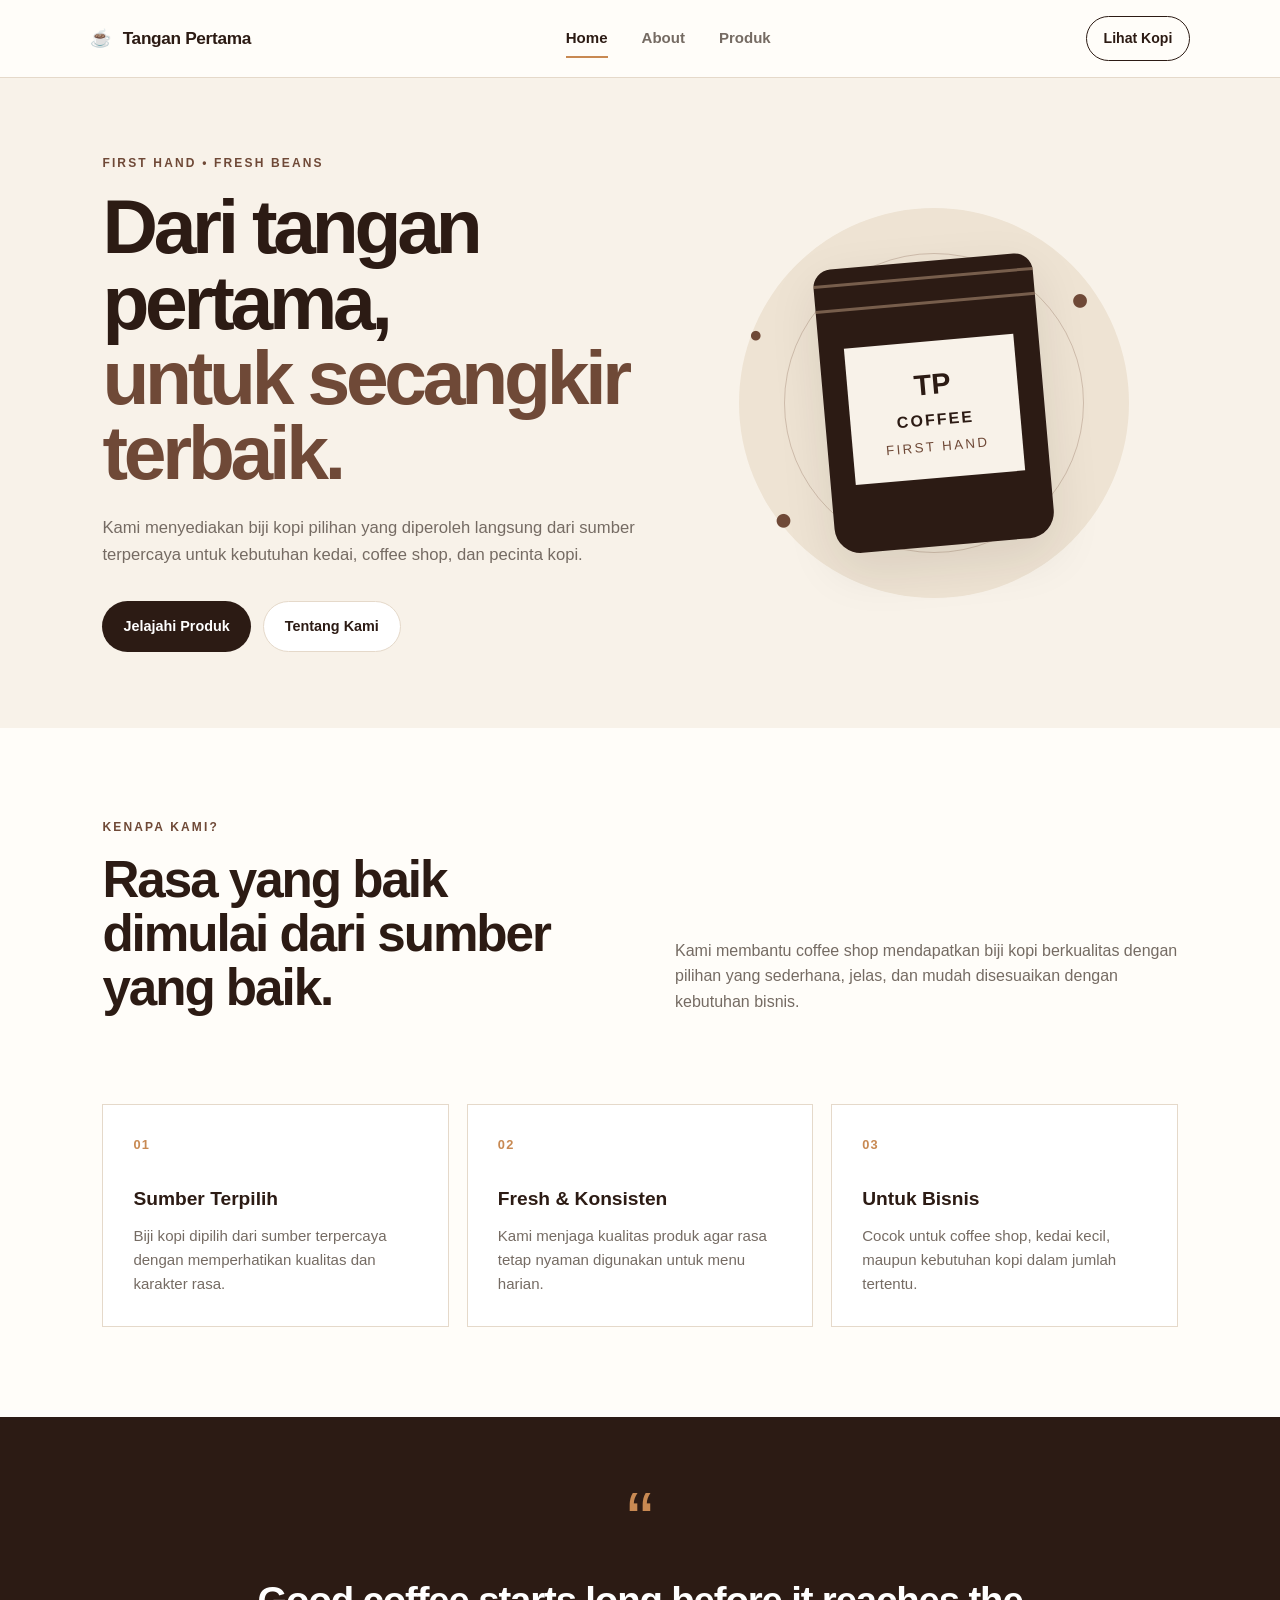
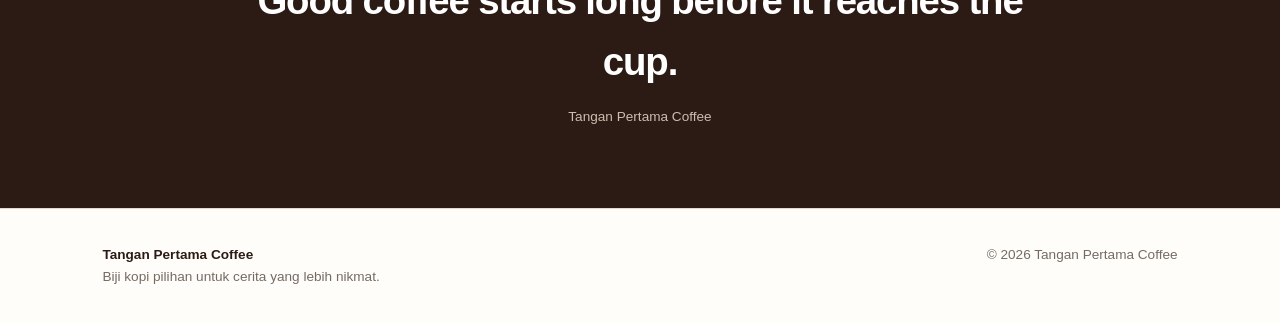
<file: Tangan_Pertama_Coffee_Website/index.html>
<!DOCTYPE html>
<html lang="id">
<head>
  <meta charset="UTF-8">
  <meta name="viewport" content="width=device-width, initial-scale=1.0">
  <title>Tangan Pertama Coffee</title>
  <meta name="description" content="Tangan Pertama Coffee - biji kopi pilihan dari sumber terbaik untuk kedai dan pecinta kopi.">
  <link rel="stylesheet" href="style.css">
</head>
<body>
  <header class="navbar">
    <a class="brand" href="index.html"><span>☕</span> Tangan Pertama</a>
    <nav>
      <a class="active" href="index.html">Home</a>
      <a href="about.html">About</a>
      <a href="products.html">Produk</a>
    </nav>
    <a class="nav-cta" href="products.html">Lihat Kopi</a>
  </header>

  <main>
    <section class="hero">
      <div class="hero-copy">
        <p class="eyebrow">FIRST HAND • FRESH BEANS</p>
        <h1>Dari tangan pertama,<br><em>untuk secangkir terbaik.</em></h1>
        <p class="hero-text">Kami menyediakan biji kopi pilihan yang diperoleh langsung dari sumber terpercaya untuk kebutuhan kedai, coffee shop, dan pecinta kopi.</p>
        <div class="hero-actions">
          <a class="btn primary" href="products.html">Jelajahi Produk</a>
          <a class="btn secondary" href="about.html">Tentang Kami</a>
        </div>
      </div>

      <div class="hero-art" aria-label="Ilustrasi kopi">
        <div class="circle circle-one"></div>
        <div class="circle circle-two"></div>
        <div class="coffee-bag">
          <div class="bag-label">
            <span>TP</span>
            <strong>COFFEE</strong>
            <small>FIRST HAND</small>
          </div>
        </div>
        <div class="bean bean-a">●</div>
        <div class="bean bean-b">●</div>
        <div class="bean bean-c">●</div>
      </div>
    </section>

    <section class="section intro">
      <div>
        <p class="eyebrow">KENAPA KAMI?</p>
        <h2>Rasa yang baik dimulai dari sumber yang baik.</h2>
      </div>
      <p>Kami membantu coffee shop mendapatkan biji kopi berkualitas dengan pilihan yang sederhana, jelas, dan mudah disesuaikan dengan kebutuhan bisnis.</p>
    </section>

    <section class="feature-grid">
      <article class="feature-card">
        <div class="icon">01</div>
        <h3>Sumber Terpilih</h3>
        <p>Biji kopi dipilih dari sumber terpercaya dengan memperhatikan kualitas dan karakter rasa.</p>
      </article>
      <article class="feature-card">
        <div class="icon">02</div>
        <h3>Fresh & Konsisten</h3>
        <p>Kami menjaga kualitas produk agar rasa tetap nyaman digunakan untuk menu harian.</p>
      </article>
      <article class="feature-card">
        <div class="icon">03</div>
        <h3>Untuk Bisnis</h3>
        <p>Cocok untuk coffee shop, kedai kecil, maupun kebutuhan kopi dalam jumlah tertentu.</p>
      </article>
    </section>

    <section class="quote-section">
      <div class="quote-mark">“</div>
      <p>Good coffee starts long before it reaches the cup.</p>
      <span>Tangan Pertama Coffee</span>
    </section>
  </main>

  <footer>
    <div>
      <strong>Tangan Pertama Coffee</strong>
      <p>Biji kopi pilihan untuk cerita yang lebih nikmat.</p>
    </div>
    <p>© <span id="year"></span> Tangan Pertama Coffee</p>
  </footer>
  <script src="script.js"></script>
</body>
</html>
</file>
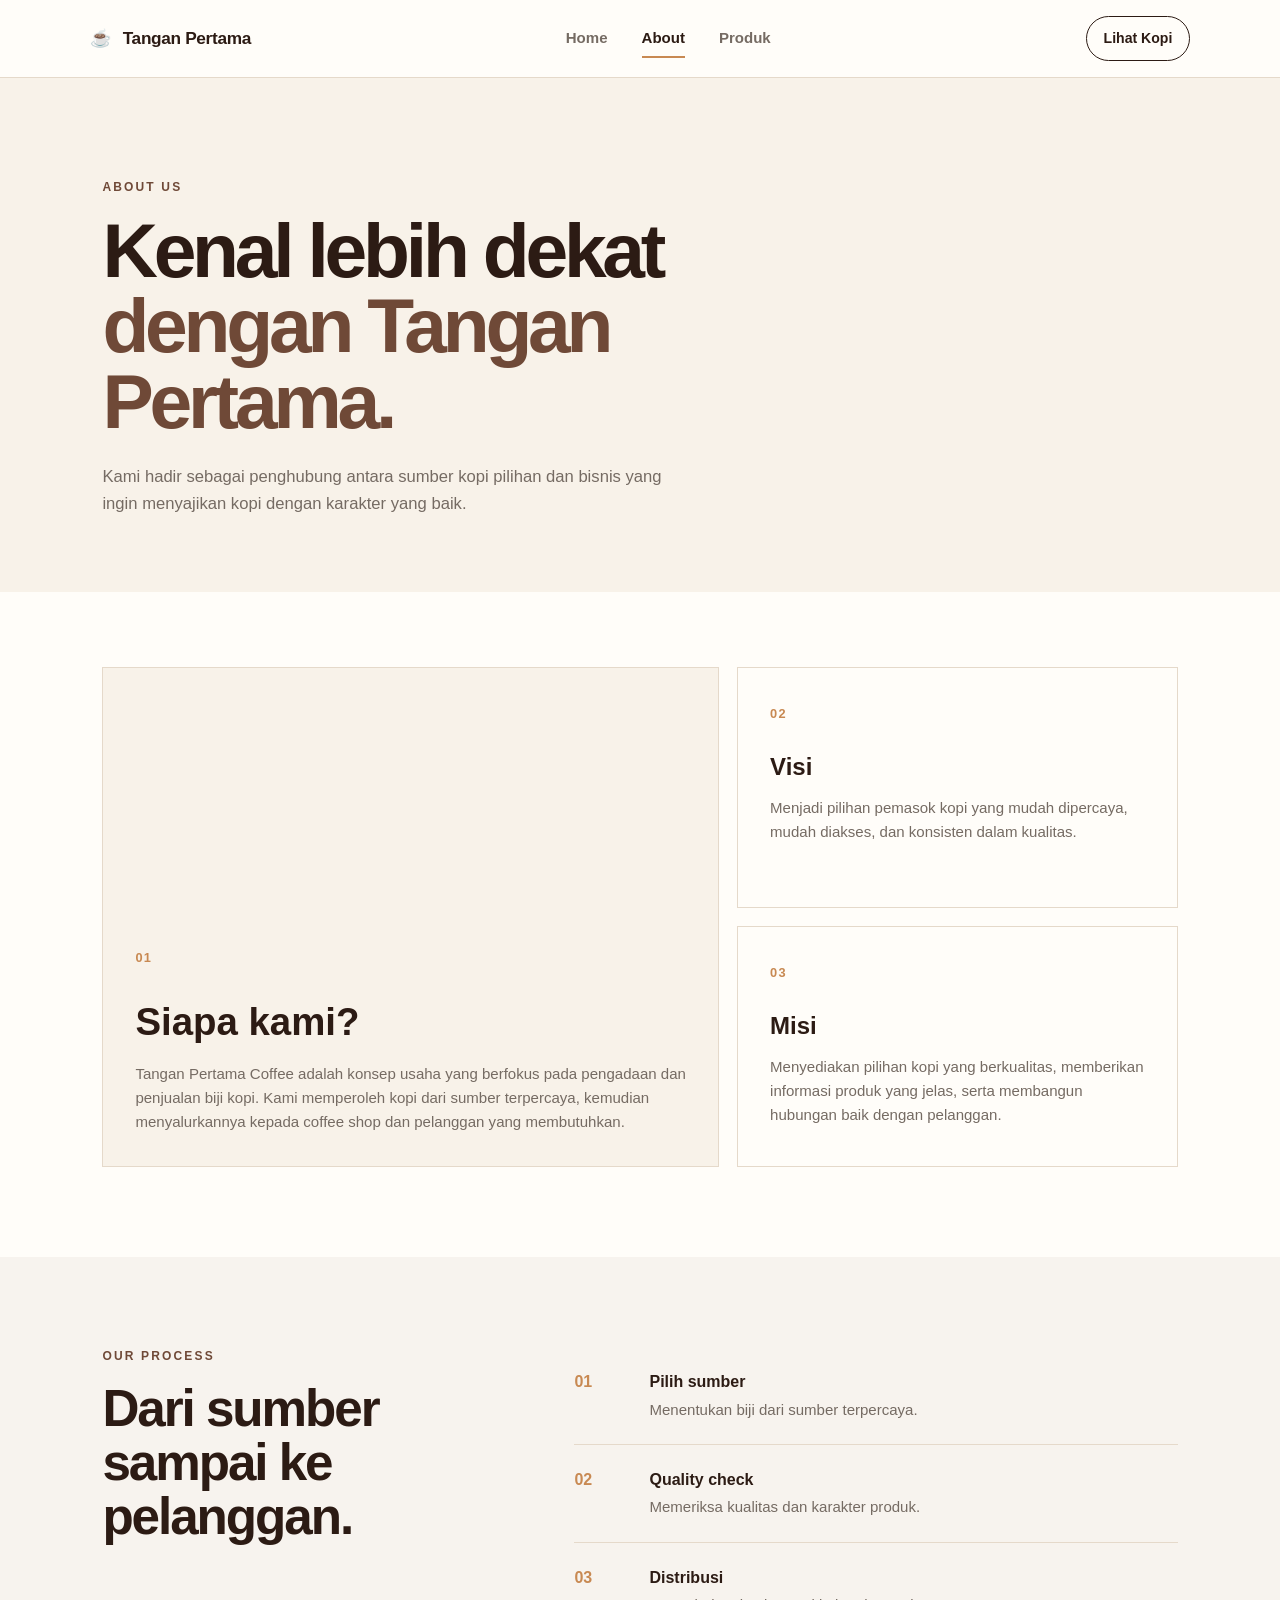
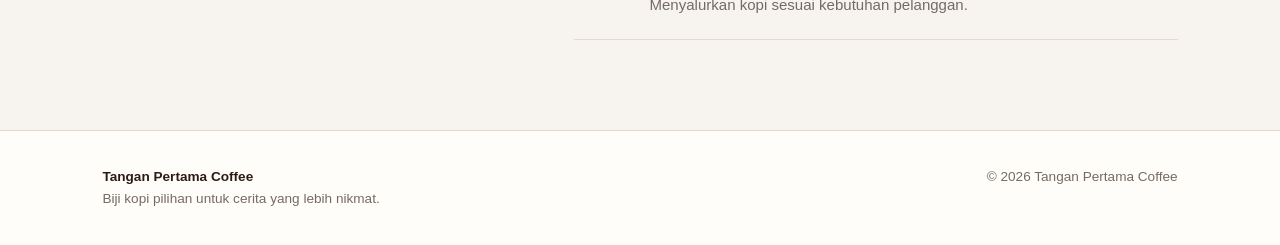
<file: Tangan_Pertama_Coffee_Website/about.html>
<!DOCTYPE html>
<html lang="id">
<head>
  <meta charset="UTF-8">
  <meta name="viewport" content="width=device-width, initial-scale=1.0">
  <title>About - Tangan Pertama Coffee</title>
  <link rel="stylesheet" href="style.css">
</head>
<body>
  <header class="navbar">
    <a class="brand" href="index.html"><span>☕</span> Tangan Pertama</a>
    <nav>
      <a href="index.html">Home</a>
      <a class="active" href="about.html">About</a>
      <a href="products.html">Produk</a>
    </nav>
    <a class="nav-cta" href="products.html">Lihat Kopi</a>
  </header>

  <main>
    <section class="page-hero">
      <p class="eyebrow">ABOUT US</p>
      <h1>Kenal lebih dekat<br><em>dengan Tangan Pertama.</em></h1>
      <p>Kami hadir sebagai penghubung antara sumber kopi pilihan dan bisnis yang ingin menyajikan kopi dengan karakter yang baik.</p>
    </section>

    <section class="about-grid section">
      <div class="about-card big-card">
        <span class="card-number">01</span>
        <h2>Siapa kami?</h2>
        <p>Tangan Pertama Coffee adalah konsep usaha yang berfokus pada pengadaan dan penjualan biji kopi. Kami memperoleh kopi dari sumber terpercaya, kemudian menyalurkannya kepada coffee shop dan pelanggan yang membutuhkan.</p>
      </div>
      <div class="about-card">
        <span class="card-number">02</span>
        <h2>Visi</h2>
        <p>Menjadi pilihan pemasok kopi yang mudah dipercaya, mudah diakses, dan konsisten dalam kualitas.</p>
      </div>
      <div class="about-card">
        <span class="card-number">03</span>
        <h2>Misi</h2>
        <p>Menyediakan pilihan kopi yang berkualitas, memberikan informasi produk yang jelas, serta membangun hubungan baik dengan pelanggan.</p>
      </div>
    </section>

    <section class="process section">
      <div>
        <p class="eyebrow">OUR PROCESS</p>
        <h2>Dari sumber sampai ke pelanggan.</h2>
      </div>
      <div class="process-list">
        <div><b>01</b><span>Pilih sumber</span><small>Menentukan biji dari sumber terpercaya.</small></div>
        <div><b>02</b><span>Quality check</span><small>Memeriksa kualitas dan karakter produk.</small></div>
        <div><b>03</b><span>Distribusi</span><small>Menyalurkan kopi sesuai kebutuhan pelanggan.</small></div>
      </div>
    </section>
  </main>

  <footer>
    <div>
      <strong>Tangan Pertama Coffee</strong>
      <p>Biji kopi pilihan untuk cerita yang lebih nikmat.</p>
    </div>
    <p>© <span id="year"></span> Tangan Pertama Coffee</p>
  </footer>
  <script src="script.js"></script>
</body>
</html>
</file>
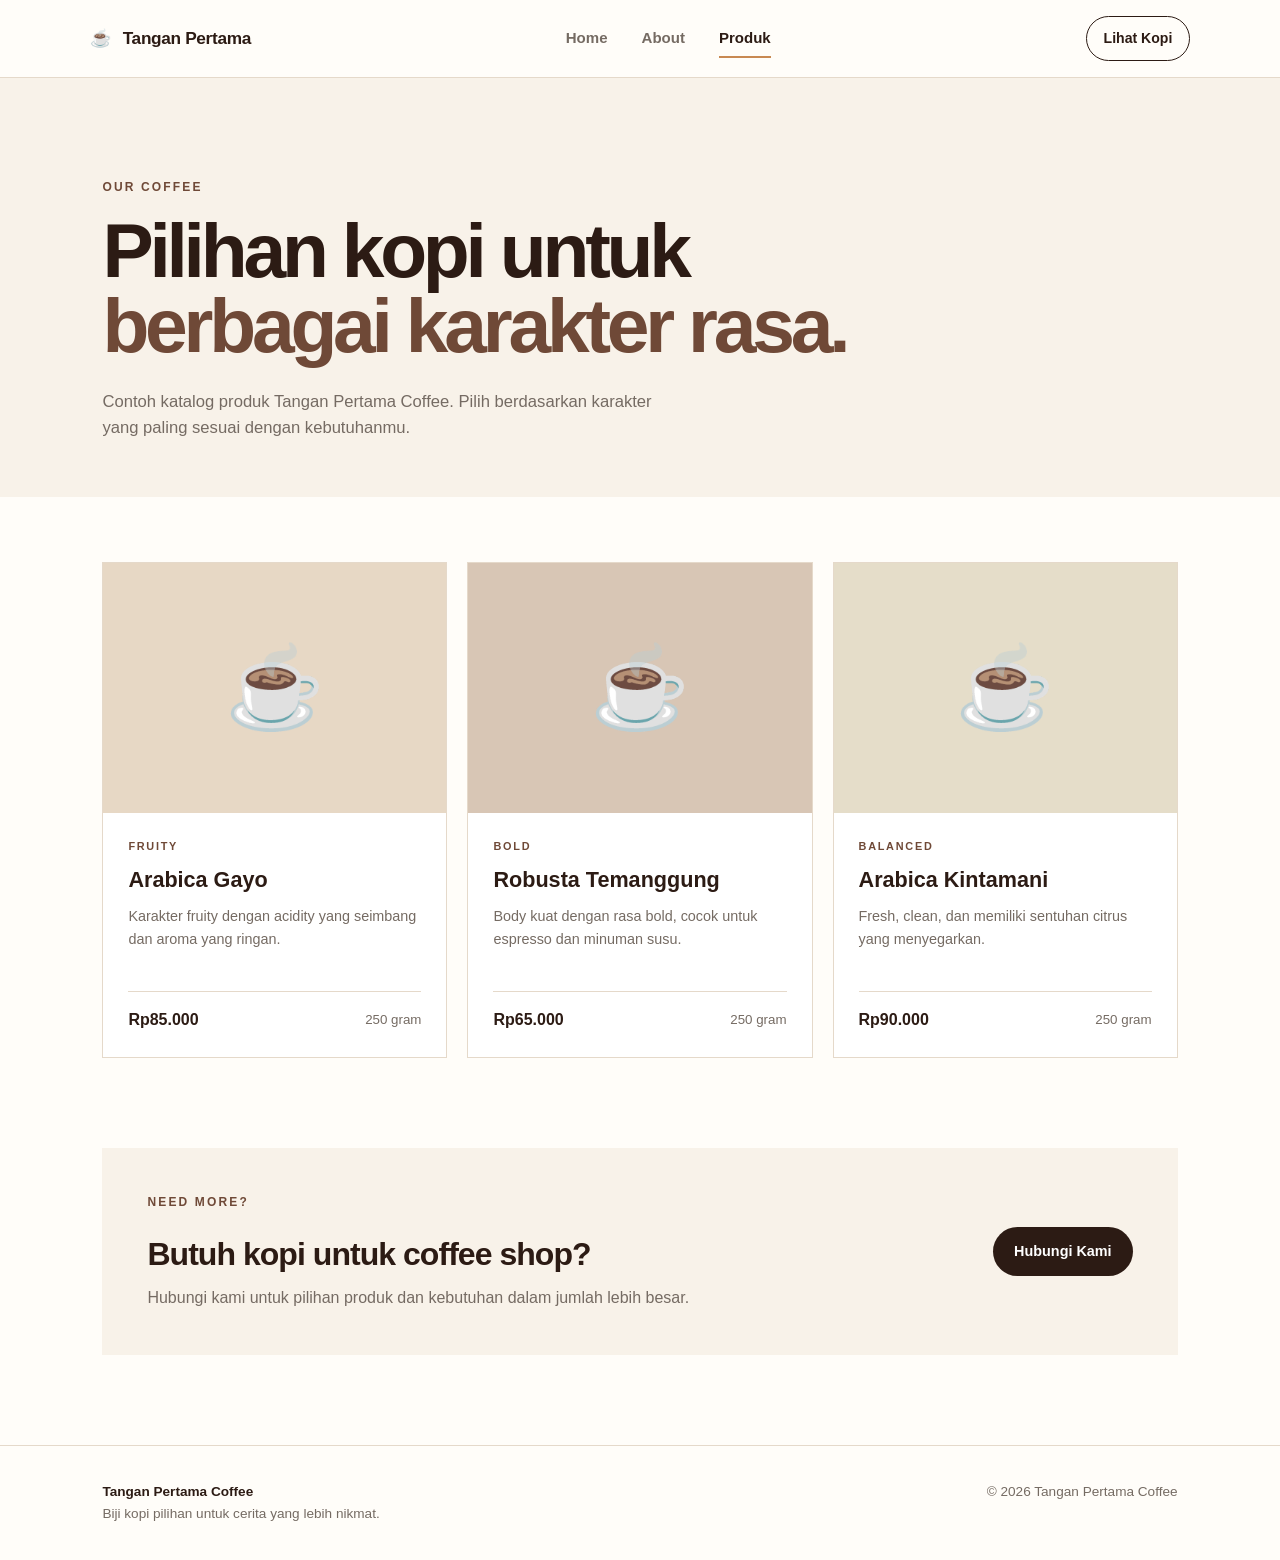
<file: Tangan_Pertama_Coffee_Website/products.html>
<!DOCTYPE html>
<html lang="id">
<head>
  <meta charset="UTF-8">
  <meta name="viewport" content="width=device-width, initial-scale=1.0">
  <title>Produk - Tangan Pertama Coffee</title>
  <link rel="stylesheet" href="style.css">
</head>
<body>
  <header class="navbar">
    <a class="brand" href="index.html"><span>☕</span> Tangan Pertama</a>
    <nav>
      <a href="index.html">Home</a>
      <a href="about.html">About</a>
      <a class="active" href="products.html">Produk</a>
    </nav>
    <a class="nav-cta" href="#produk">Lihat Kopi</a>
  </header>

  <main>
    <section class="page-hero product-heading">
      <p class="eyebrow">OUR COFFEE</p>
      <h1>Pilihan kopi untuk<br><em>berbagai karakter rasa.</em></h1>
      <p>Contoh katalog produk Tangan Pertama Coffee. Pilih berdasarkan karakter yang paling sesuai dengan kebutuhanmu.</p>
    </section>

    <section class="products section" id="produk">
      <article class="product-card">
        <div class="product-visual arabica"><span>☕</span></div>
        <div class="product-info">
          <div class="tag">FRUITY</div>
          <h2>Arabica Gayo</h2>
          <p>Karakter fruity dengan acidity yang seimbang dan aroma yang ringan.</p>
          <div class="product-bottom"><strong>Rp85.000</strong><small>250 gram</small></div>
        </div>
      </article>

      <article class="product-card">
        <div class="product-visual robusta"><span>☕</span></div>
        <div class="product-info">
          <div class="tag">BOLD</div>
          <h2>Robusta Temanggung</h2>
          <p>Body kuat dengan rasa bold, cocok untuk espresso dan minuman susu.</p>
          <div class="product-bottom"><strong>Rp65.000</strong><small>250 gram</small></div>
        </div>
      </article>

      <article class="product-card">
        <div class="product-visual bali"><span>☕</span></div>
        <div class="product-info">
          <div class="tag">BALANCED</div>
          <h2>Arabica Kintamani</h2>
          <p>Fresh, clean, dan memiliki sentuhan citrus yang menyegarkan.</p>
          <div class="product-bottom"><strong>Rp90.000</strong><small>250 gram</small></div>
        </div>
      </article>
    </section>

    <section class="order-banner">
      <div>
        <p class="eyebrow">NEED MORE?</p>
        <h2>Butuh kopi untuk coffee shop?</h2>
        <p>Hubungi kami untuk pilihan produk dan kebutuhan dalam jumlah lebih besar.</p>
      </div>
      <a class="btn primary" href="mailto:halo@tanganpertamakopi.example">Hubungi Kami</a>
    </section>
  </main>

  <footer>
    <div>
      <strong>Tangan Pertama Coffee</strong>
      <p>Biji kopi pilihan untuk cerita yang lebih nikmat.</p>
    </div>
    <p>© <span id="year"></span> Tangan Pertama Coffee</p>
  </footer>
  <script src="script.js"></script>
</body>
</html>
</file>
<file: Tangan_Pertama_Coffee_Website/style.css>
:root {
  --espresso: #2c1b14;
  --brown: #6f4937;
  --cream: #f8f2e9;
  --cream-2: #eee3d3;
  --paper: #fffdf9;
  --accent: #c88952;
  --muted: #756b63;
  --line: #e5d9ca;
  --shadow: 0 18px 50px rgba(44, 27, 20, .10);
}
* { box-sizing: border-box; margin: 0; padding: 0; }
html { scroll-behavior: smooth; }
body {
  font-family: "Segoe UI", Arial, sans-serif;
  color: var(--espresso);
  background: var(--paper);
  line-height: 1.6;
}
a { color: inherit; text-decoration: none; }
.navbar {
  height: 78px; padding: 0 7%; display: flex; align-items: center;
  justify-content: space-between; border-bottom: 1px solid var(--line);
  background: rgba(255,253,249,.94); position: sticky; top: 0; z-index: 10;
  backdrop-filter: blur(10px);
}
.brand { font-weight: 800; font-size: 1.08rem; letter-spacing: -.02em; }
.brand span { margin-right: 7px; }
nav { display: flex; gap: 34px; }
nav a { color: var(--muted); font-size: .94rem; font-weight: 600; position: relative; padding: 7px 0; }
nav a:hover, nav a.active { color: var(--espresso); }
nav a.active::after { content:""; position:absolute; height:2px; background:var(--accent); left:0; right:0; bottom:0; }
.nav-cta { border: 1px solid var(--espresso); padding: 10px 17px; border-radius: 999px; font-size: .88rem; font-weight: 700; }
.hero {
  min-height: 650px; padding: 75px 8%; display: grid; grid-template-columns: 1.05fr .95fr;
  gap: 50px; align-items: center; background: var(--cream);
}
.eyebrow { font-size: .75rem; font-weight: 800; letter-spacing: .18em; color: var(--brown); margin-bottom: 16px; }
h1 { font-size: clamp(2.7rem, 6vw, 5.2rem); line-height: .98; letter-spacing: -.055em; }
h1 em, h2 em { color: var(--brown); font-style: normal; }
.hero-text, .page-hero > p:last-child { max-width: 570px; color: var(--muted); margin-top: 25px; font-size: 1.04rem; }
.hero-actions { display:flex; gap: 12px; margin-top: 32px; flex-wrap: wrap; }
.btn { display:inline-flex; align-items:center; justify-content:center; border-radius:999px; padding:13px 21px; font-weight:800; font-size:.9rem; transition:.2s ease; }
.btn:hover { transform: translateY(-2px); }
.primary { background:var(--espresso); color:white; }
.secondary { border:1px solid var(--line); background:white; }
.hero-art { min-height: 430px; position:relative; display:grid; place-items:center; overflow:hidden; }
.circle { position:absolute; border-radius:50%; }
.circle-one { width:390px; height:390px; background:var(--cream-2); }
.circle-two { width:300px; height:300px; border:1px solid rgba(111,73,55,.25); }
.coffee-bag { width:220px; height:285px; background:var(--espresso); border-radius:18px 18px 26px 26px; transform:rotate(-5deg); position:relative; z-index:2; box-shadow:var(--shadow); }
.coffee-bag::before { content:""; position:absolute; top:15px; left:0; right:0; height:22px; border-top:3px solid #aa8b72; border-bottom:3px solid #aa8b72; opacity:.6; }
.bag-label { position:absolute; top:80px; left:25px; right:25px; background:var(--cream); padding:20px 12px; text-align:center; }
.bag-label span { display:block; font-weight:900; font-size:1.8rem; }
.bag-label strong { display:block; font-size:1rem; letter-spacing:.13em; }
.bag-label small { color:var(--brown); letter-spacing:.18em; }
.bean { position:absolute; color:var(--brown); font-size:2rem; z-index:3; }
.bean-a { top:20%; right:18%; transform:rotate(25deg); }
.bean-b { bottom:17%; left:17%; transform:rotate(-35deg); }
.bean-c { top:30%; left:12%; font-size:1.4rem; }
.section { padding: 90px 8%; }
.intro { display:grid; grid-template-columns:1fr 1fr; gap:70px; align-items:end; }
.intro h2, .process h2 { font-size:clamp(2rem,4vw,3.3rem); line-height:1.05; letter-spacing:-.04em; }
.intro > p { color:var(--muted); max-width:510px; }
.feature-grid { padding:0 8% 90px; display:grid; grid-template-columns:repeat(3,1fr); gap:18px; }
.feature-card { border:1px solid var(--line); padding:30px; min-height:220px; background:#fff; }
.icon, .card-number { color:var(--accent); font-weight:900; letter-spacing:.1em; font-size:.8rem; }
.feature-card h3 { margin:28px 0 9px; font-size:1.2rem; }
.feature-card p, .about-card p, .process-list small { color:var(--muted); font-size:.94rem; }
.quote-section { padding:80px 8%; background:var(--espresso); color:white; text-align:center; }
.quote-mark { font-size:5rem; line-height:.6; color:var(--accent); }
.quote-section p { font-size:clamp(1.6rem,3vw,2.6rem); font-weight:700; max-width:800px; margin:25px auto 10px; letter-spacing:-.03em; }
.quote-section span { color:#cdbdb0; font-size:.85rem; }
.page-hero { padding:100px 8% 75px; background:var(--cream); }
.page-hero h1 { max-width:800px; }
.about-grid { display:grid; grid-template-columns:1.4fr 1fr; gap:18px; padding-top:75px; }
.about-card { border:1px solid var(--line); padding:32px; min-height:240px; }
.big-card { grid-row:span 2; display:flex; flex-direction:column; justify-content:flex-end; background:var(--cream); min-height:500px; }
.about-card h2 { margin:22px 0 10px; font-size:1.5rem; }
.big-card h2 { font-size:2.4rem; }
.process { display:grid; grid-template-columns:.8fr 1.2fr; gap:70px; background:#f7f3ee; }
.process-list > div { display:grid; grid-template-columns:60px 1fr; column-gap:15px; padding:22px 0; border-bottom:1px solid var(--line); }
.process-list b { color:var(--accent); grid-row:span 2; }
.process-list span { font-weight:800; }
.process-list small { margin-top:3px; }
.product-heading { padding-bottom:55px; }
.products { display:grid; grid-template-columns:repeat(3,1fr); gap:20px; padding-top:65px; }
.product-card { border:1px solid var(--line); background:#fff; overflow:hidden; }
.product-visual { height:250px; display:grid; place-items:center; font-size:5rem; }
.product-visual.arabica { background:#e7d8c5; }
.product-visual.robusta { background:#d8c6b5; }
.product-visual.bali { background:#e5ddc9; }
.product-info { padding:25px; }
.tag { font-size:.68rem; letter-spacing:.16em; font-weight:900; color:var(--brown); }
.product-info h2 { margin:8px 0 7px; font-size:1.35rem; }
.product-info p { color:var(--muted); font-size:.9rem; min-height:68px; }
.product-bottom { border-top:1px solid var(--line); margin-top:18px; padding-top:15px; display:flex; justify-content:space-between; align-items:center; }
.product-bottom strong { font-size:1rem; }
.product-bottom small { color:var(--muted); }
.order-banner { margin:0 8% 90px; padding:45px; background:var(--cream); display:flex; justify-content:space-between; gap:30px; align-items:center; }
.order-banner h2 { font-size:2rem; letter-spacing:-.03em; }
.order-banner p:last-child { color:var(--muted); margin-top:5px; }
footer { border-top:1px solid var(--line); padding:35px 8%; display:flex; justify-content:space-between; gap:30px; color:var(--muted); font-size:.85rem; }
footer strong { color:var(--espresso); }
@media (max-width: 800px) {
  .navbar { padding:0 5%; }
  nav { gap:15px; }
  .nav-cta { display:none; }
  .hero { grid-template-columns:1fr; padding:65px 6%; }
  .hero-art { min-height:330px; }
  .section, .feature-grid { padding-left:6%; padding-right:6%; }
  .intro, .process { grid-template-columns:1fr; gap:30px; }
  .feature-grid, .products { grid-template-columns:1fr; }
  .about-grid { grid-template-columns:1fr; padding-left:6%; padding-right:6%; }
  .big-card { min-height:340px; }
  .page-hero { padding:75px 6% 55px; }
  .order-banner { margin-left:6%; margin-right:6%; flex-direction:column; align-items:flex-start; }
  footer { padding:30px 6%; flex-direction:column; }
}
@media (max-width: 480px) {
  nav a { font-size:.78rem; }
  nav { gap:11px; }
  h1 { font-size:2.65rem; }
  .coffee-bag { transform:scale(.85) rotate(-5deg); }
}
</file>
